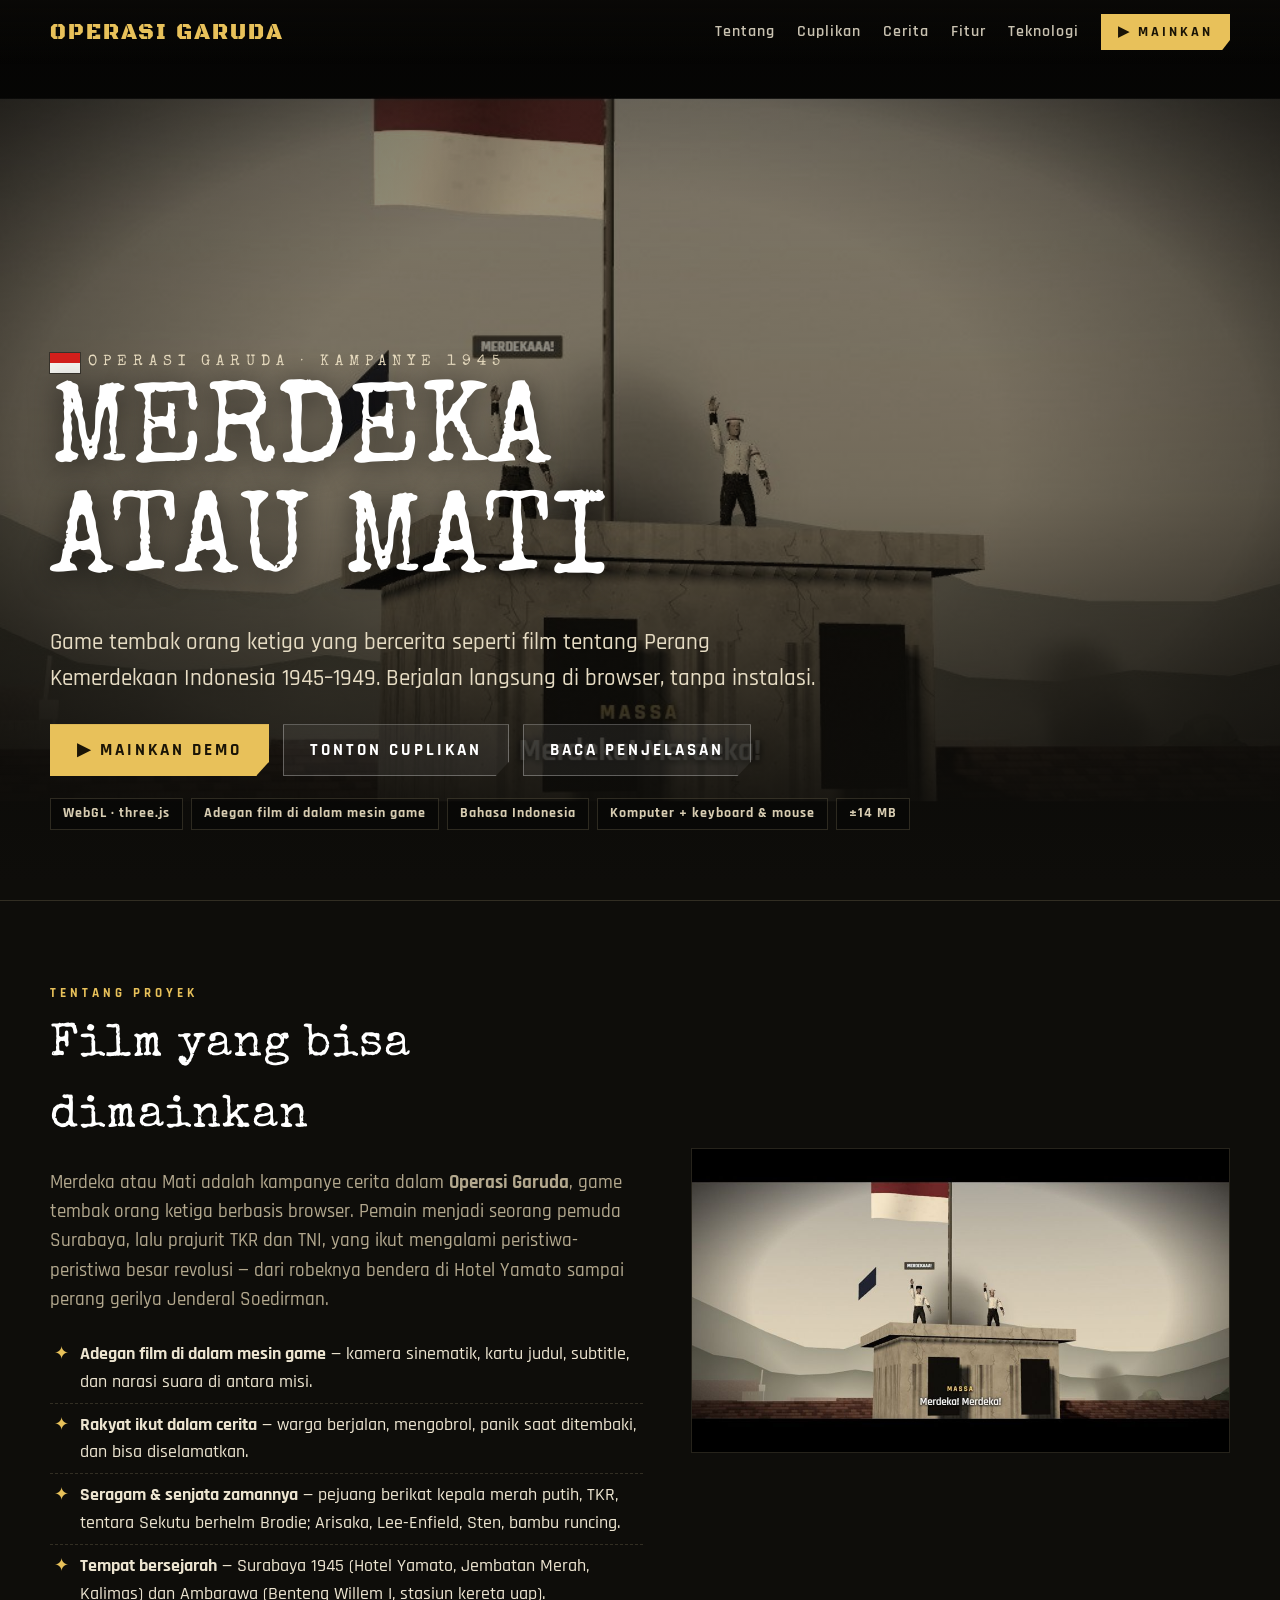
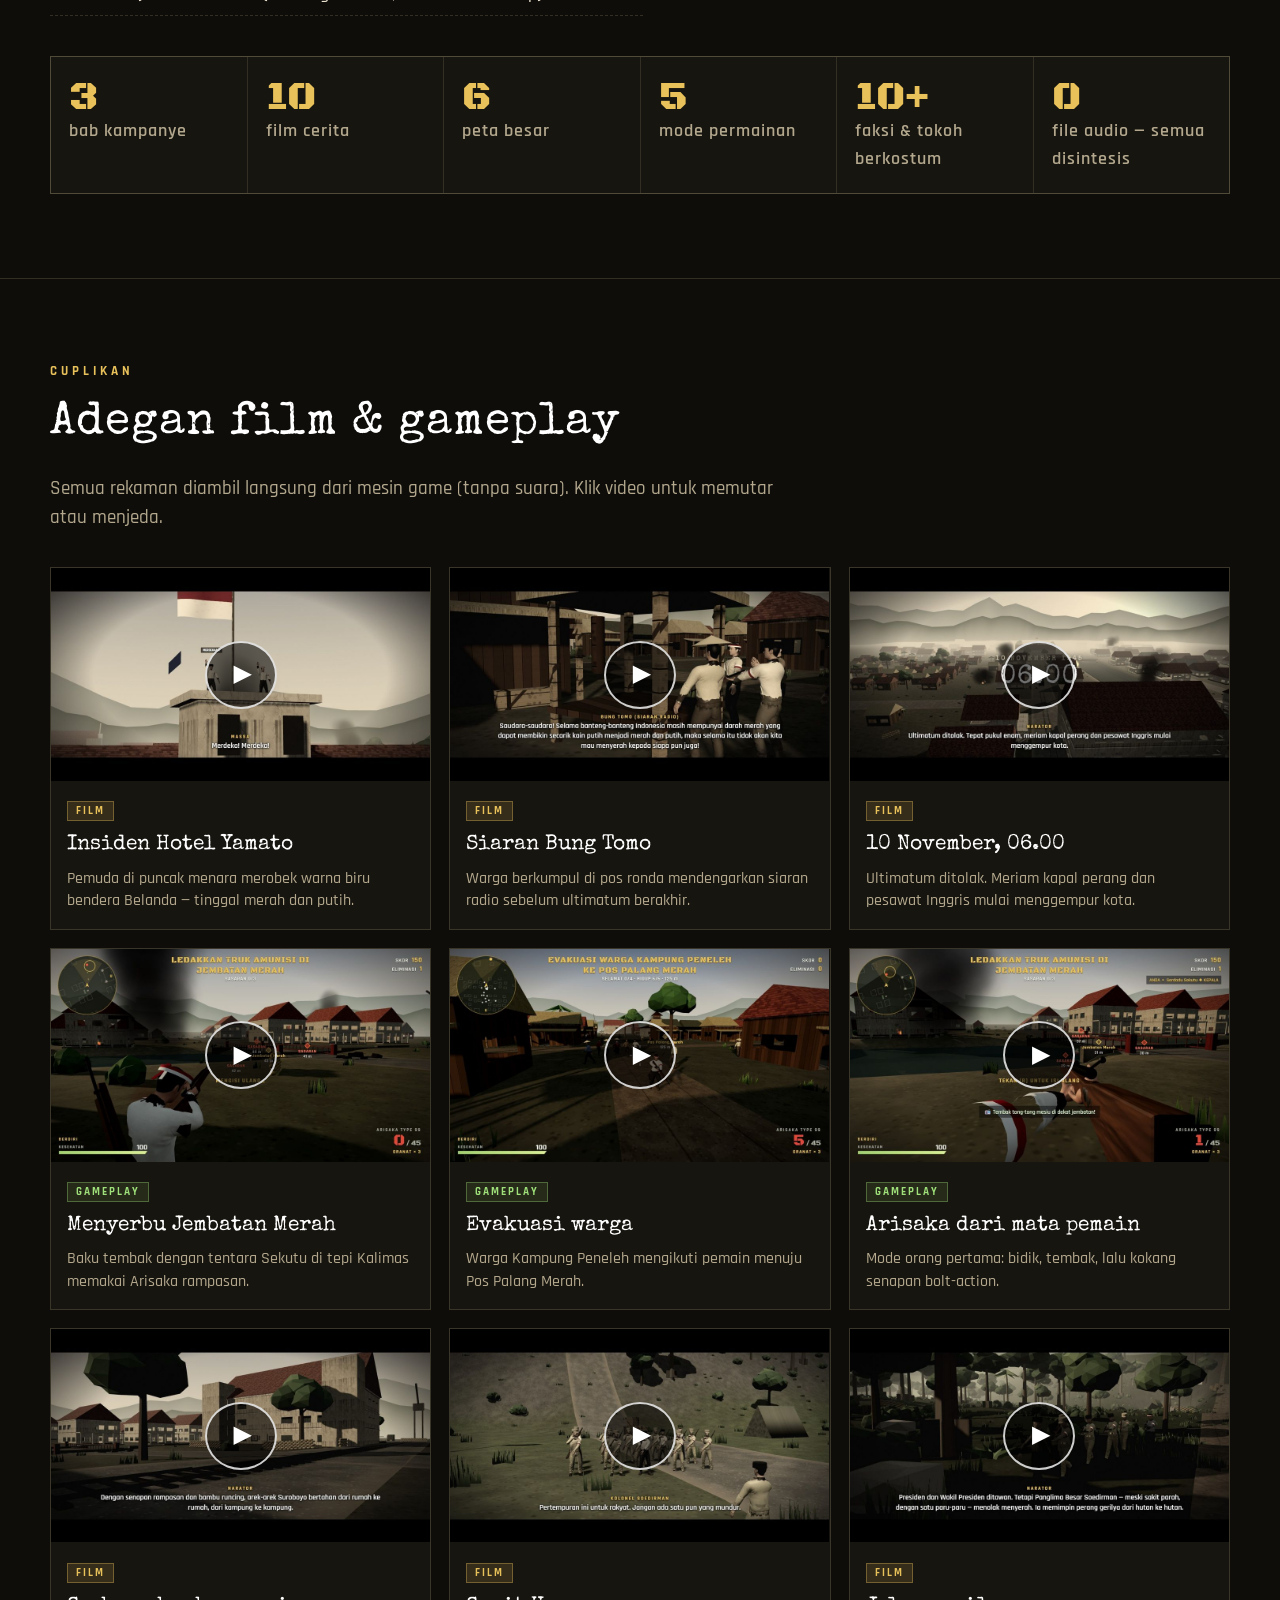
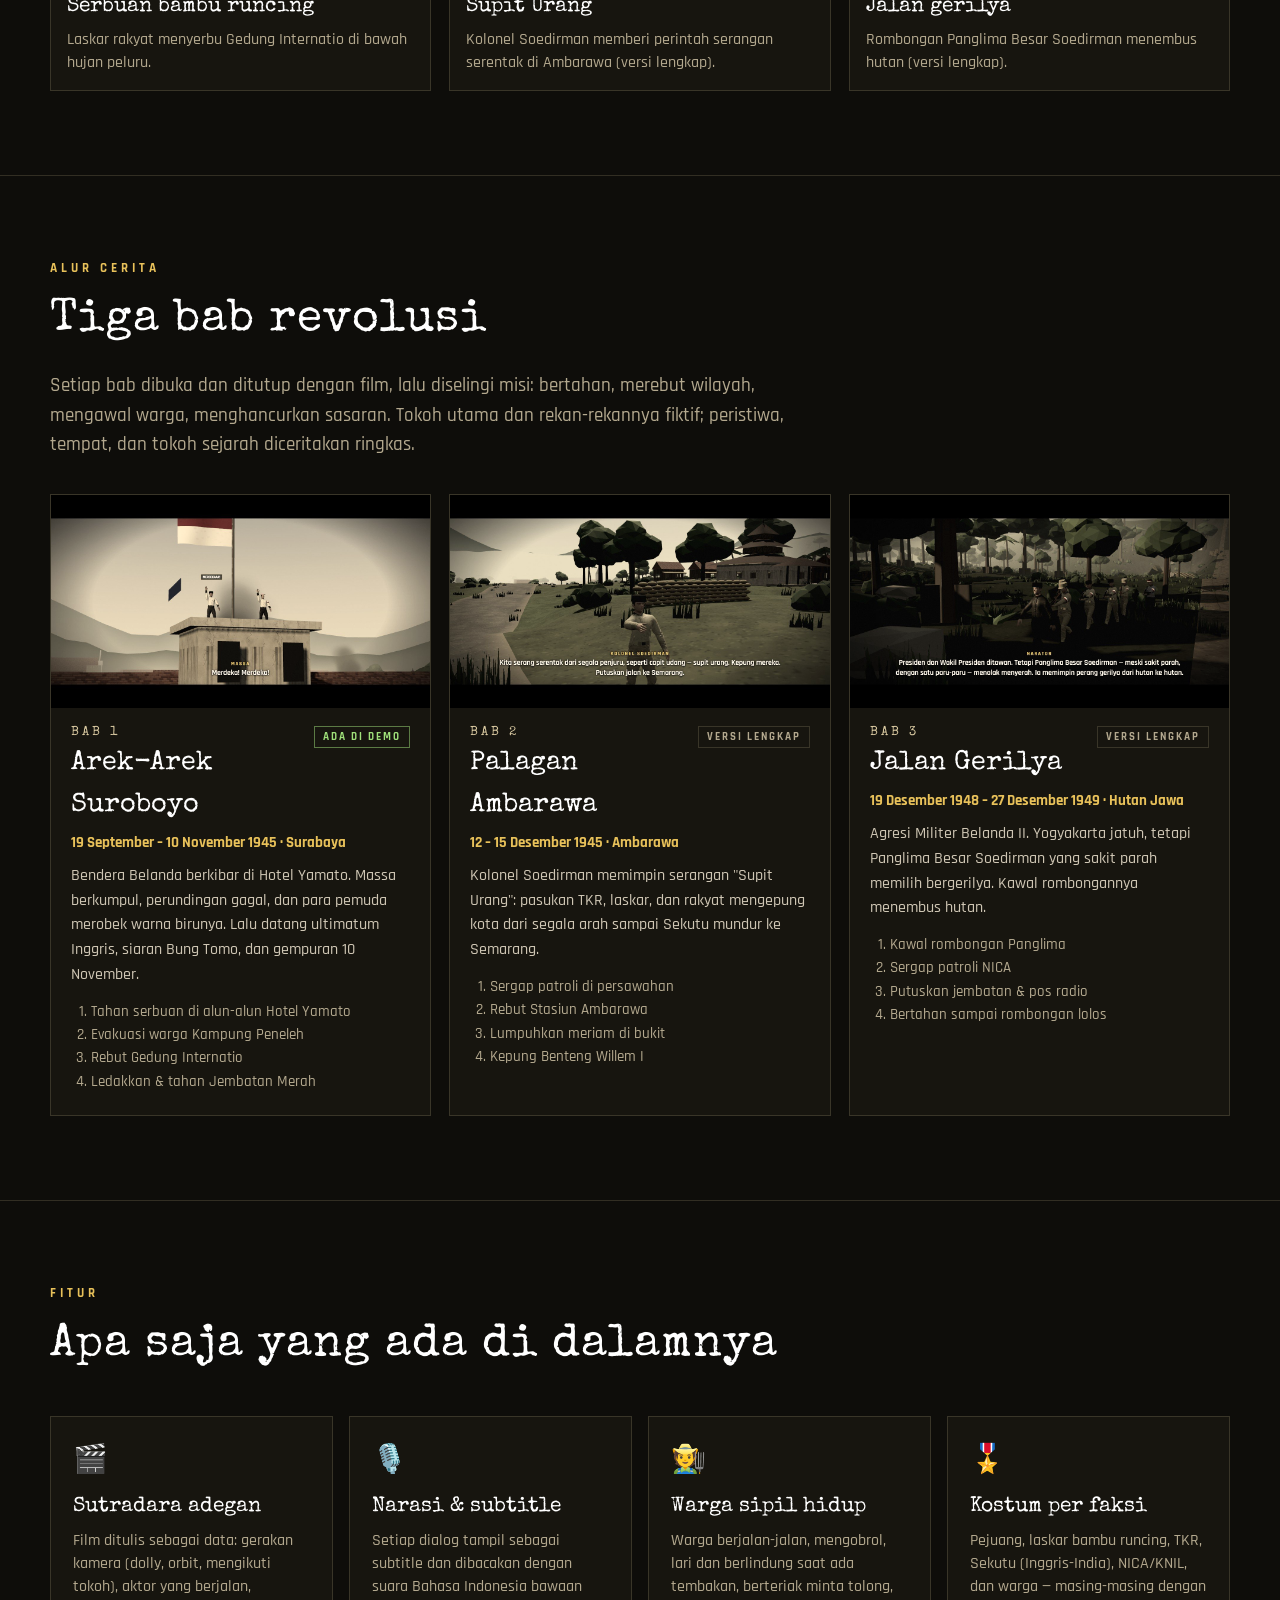
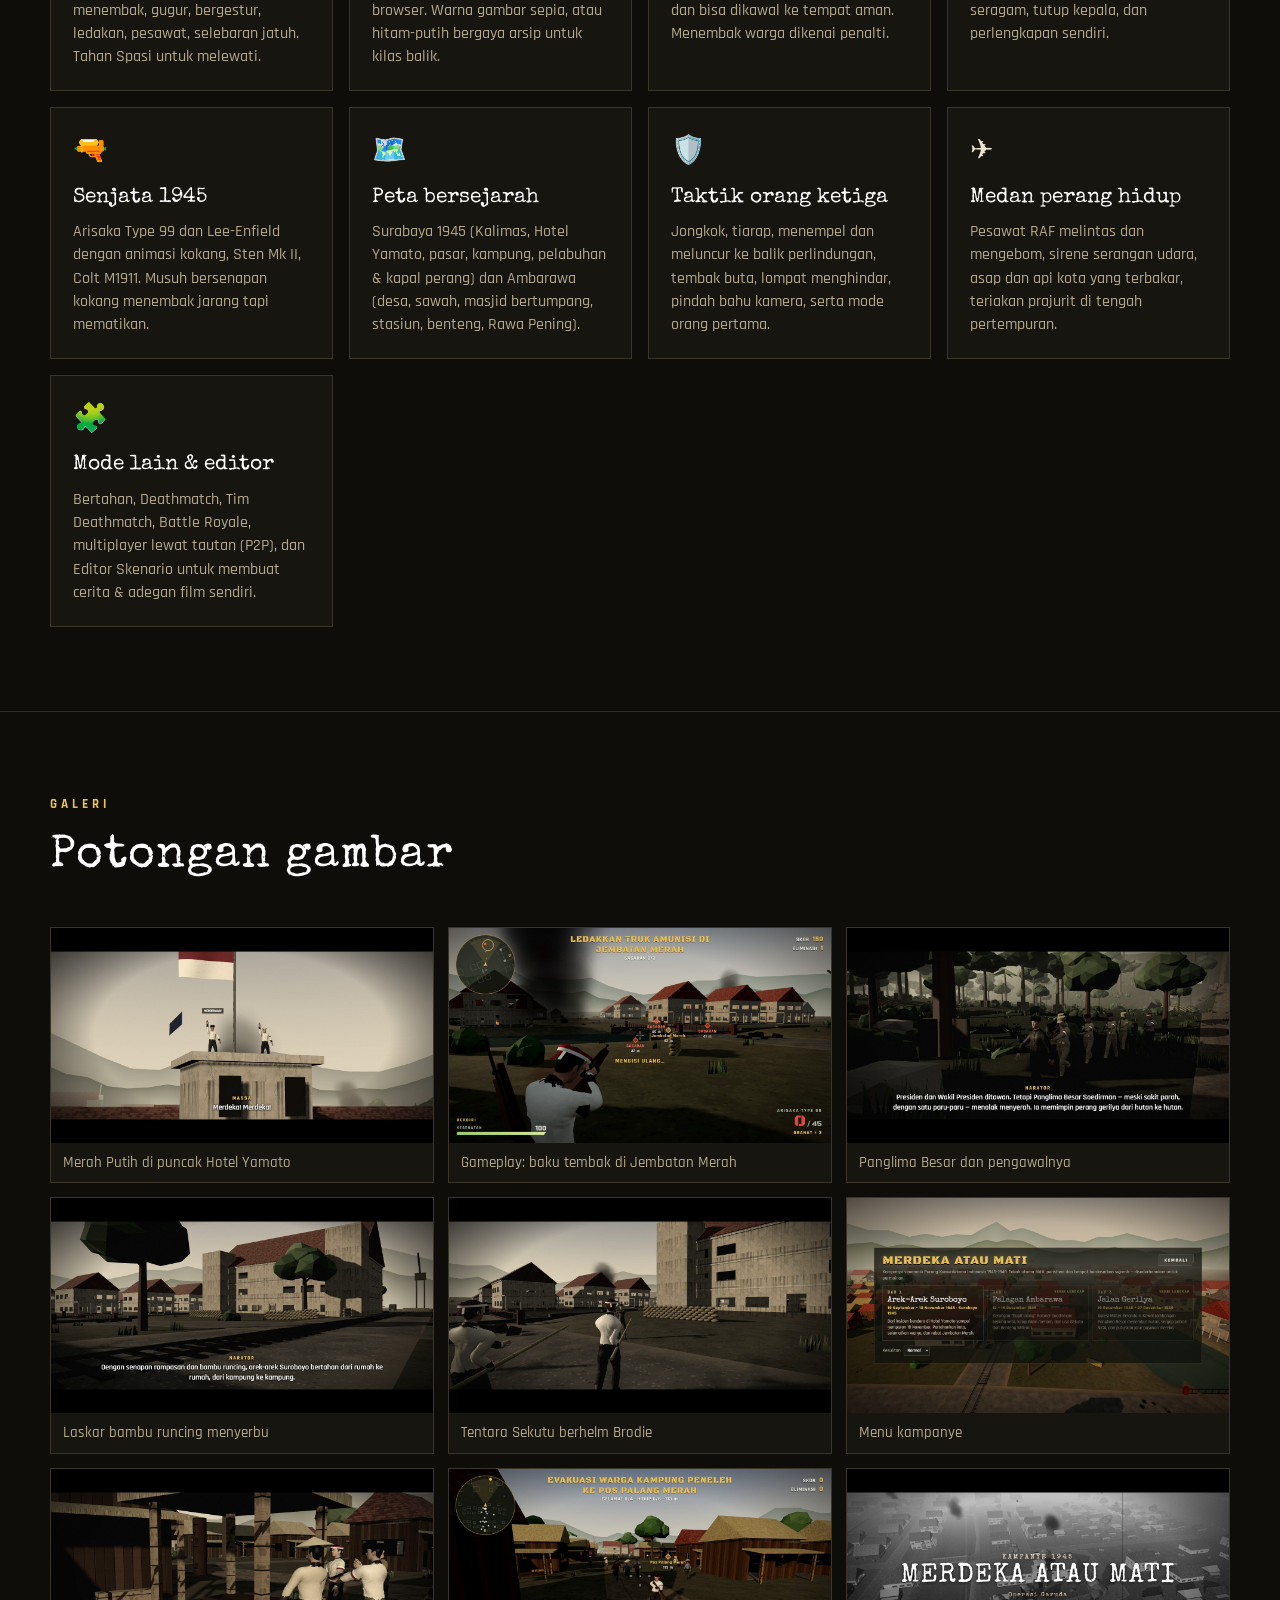
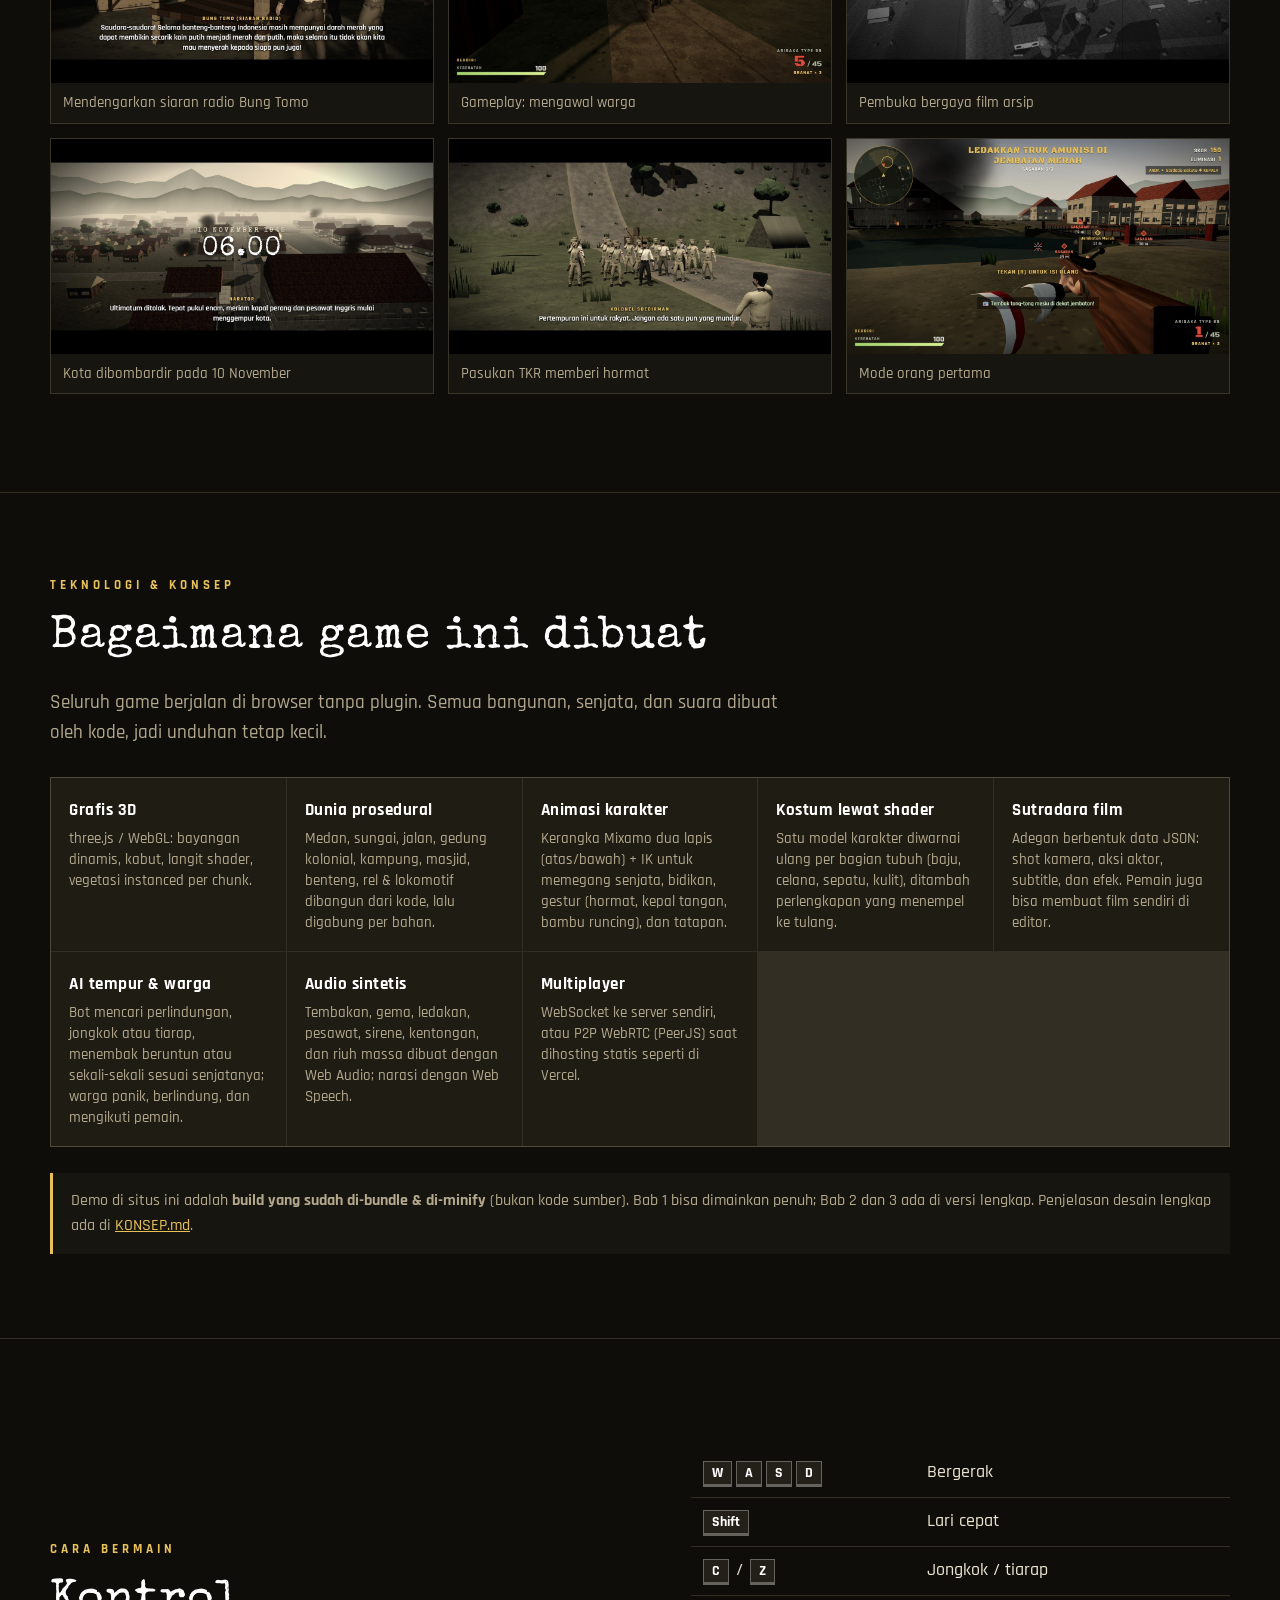
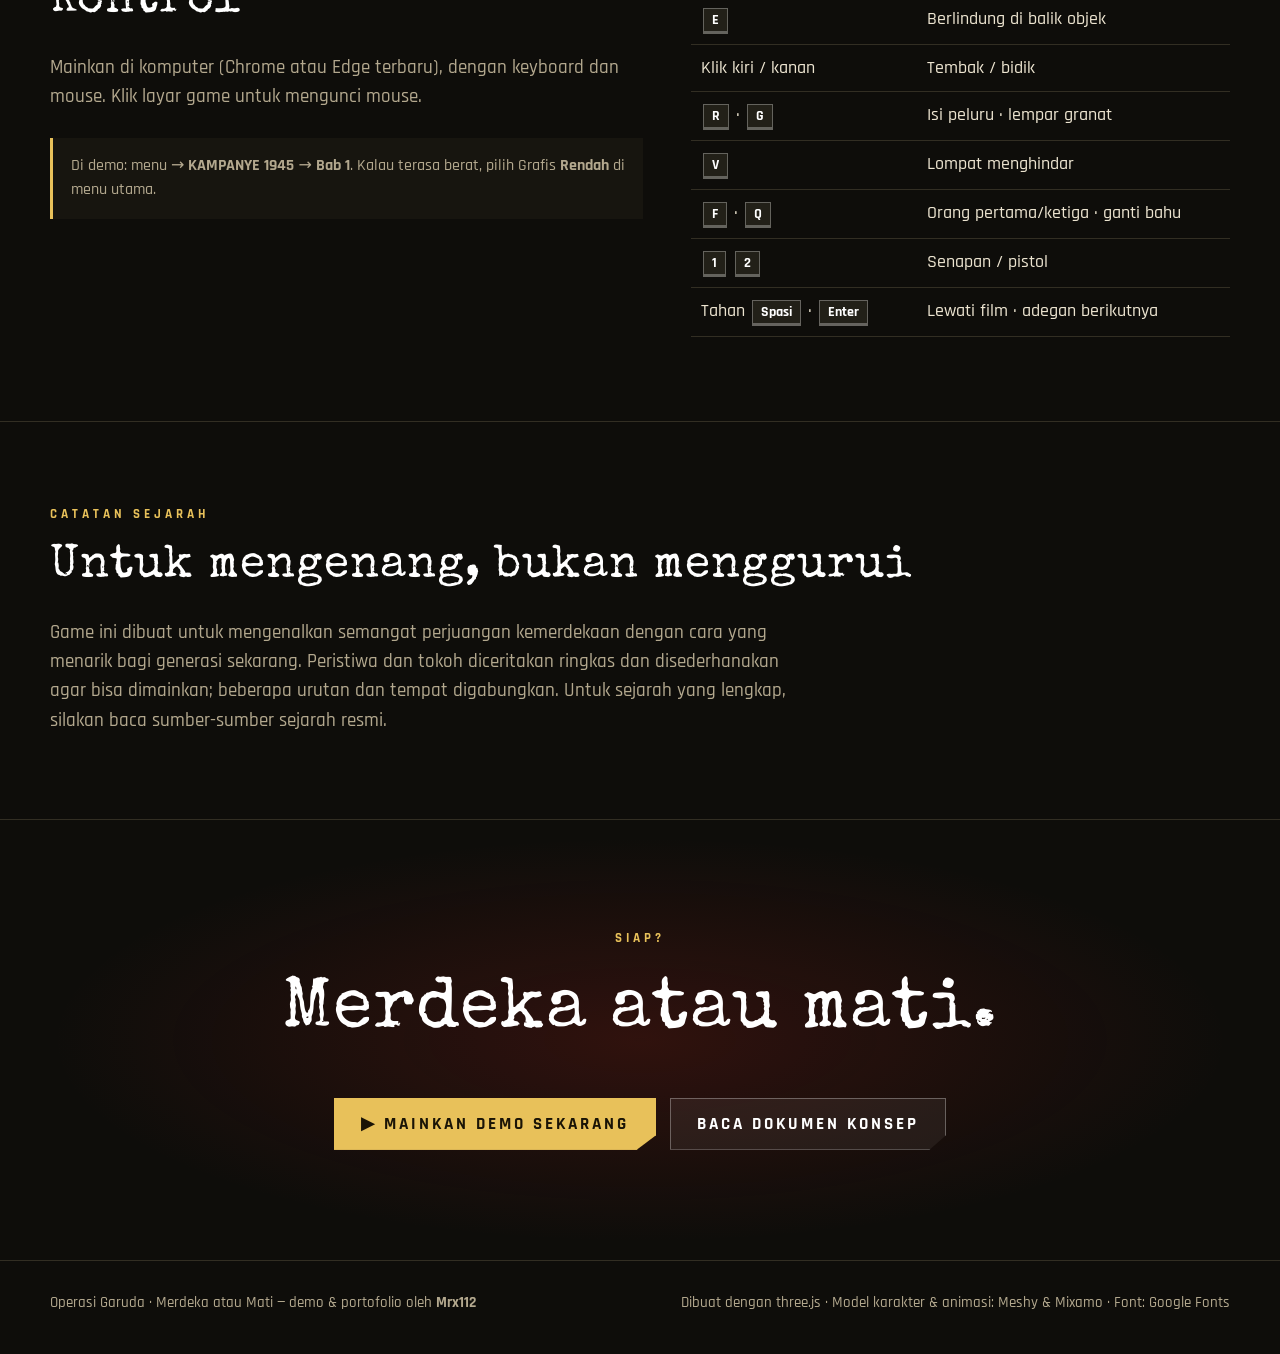
<file: index.html>
<!doctype html>
<html lang="id">
<head>
<meta charset="utf-8">
<meta name="viewport" content="width=device-width, initial-scale=1">
<title>Merdeka atau Mati — Operasi Garuda</title>
<meta name="description" content="Game tembak sinematik Perang Kemerdekaan Indonesia 1945–1949 yang berjalan langsung di browser. Portofolio & demo yang bisa dimainkan.">
<meta property="og:title" content="Merdeka atau Mati — Operasi Garuda">
<meta property="og:description" content="Game tembak sinematik Perang Kemerdekaan Indonesia 1945–1949, langsung di browser.">
<meta property="og:image" content="media/shots/yamato.jpg">
<link rel="icon" href="data:image/svg+xml,<svg xmlns='http://www.w3.org/2000/svg' viewBox='0 0 64 64'><rect width='64' height='32' fill='%23d4201c'/><rect y='32' width='64' height='32' fill='%23f4f4f0'/></svg>">
<link rel="preconnect" href="https://fonts.googleapis.com">
<link href="https://fonts.googleapis.com/css2?family=Black+Ops+One&family=Rajdhani:wght@500;600;700&family=Special+Elite&display=swap" rel="stylesheet">
<style>
  :root {
    --bg: #0e0d0a; --panel: #17150f; --panel2: #1f1c14; --line: rgba(232, 214, 170, .16);
    --text: #ece4d0; --muted: #b3a88e; --accent: #e8c15a; --red: #c8261e; --ok: #9fe07a;
  }
  * { box-sizing: border-box; }
  html { scroll-behavior: smooth; }
  body { margin: 0; background: var(--bg); color: var(--text); font: 500 18px/1.55 'Rajdhani', system-ui, sans-serif; overflow-x: hidden; }
  a { color: var(--accent); }
  img, video { max-width: 100%; display: block; }
  .wrap { width: min(1180px, calc(100% - 32px)); margin: 0 auto; }
  h1, h2, h3 { font-family: 'Special Elite', 'Courier New', monospace; font-weight: 400; margin: 0; }
  h2 { font-size: clamp(30px, 4.4vw, 46px); color: #fff; letter-spacing: 1px; }
  .kicker { font: 700 13px 'Rajdhani', sans-serif; letter-spacing: 4px; color: var(--accent); text-transform: uppercase; margin-bottom: 10px; }
  .lead { color: var(--muted); font-size: 19px; max-width: 760px; margin: 14px 0 0; }
  section { padding: 84px 0; border-top: 1px solid var(--line); }
  .btn { display: inline-flex; align-items: center; gap: 10px; padding: 14px 26px; font: 700 17px 'Rajdhani', sans-serif; letter-spacing: 3px; text-decoration: none; text-transform: uppercase;
    border: 1px solid rgba(255,255,255,.3); color: #fff; background: rgba(255,255,255,.06); clip-path: polygon(0 0, 100% 0, 100% 72%, 94% 100%, 0 100%); transition: background .2s, transform .2s; }
  .btn:hover { background: rgba(255,255,255,.14); transform: translateY(-1px); }
  .btn.primary { background: var(--accent); color: #1a1406; border-color: var(--accent); }
  .btn.primary:hover { background: #f3d173; }
  /* ---------- nav */
  nav { position: fixed; top: 0; left: 0; right: 0; z-index: 20; background: linear-gradient(rgba(10,9,7,.92), rgba(10,9,7,0)); }
  nav .wrap { display: flex; align-items: center; gap: 22px; height: 64px; }
  nav .logo { font: 22px 'Black Ops One', Impact, sans-serif; letter-spacing: 2px; color: var(--accent); text-decoration: none; margin-right: auto; }
  nav a.l { color: var(--text); text-decoration: none; font-weight: 600; letter-spacing: 1px; font-size: 16px; opacity: .85; }
  nav a.l:hover { opacity: 1; color: var(--accent); }
  nav .btn { padding: 8px 16px; font-size: 14px; }
  nav .btn { white-space: nowrap; }
  @media (max-width: 860px) { nav a.l { display: none; } nav .logo { font-size: 18px; } }
  /* ---------- hero */
  .hero { position: relative; min-height: 100vh; display: flex; align-items: flex-end; padding: 120px 0 70px; overflow: hidden; }
  .hero video, .hero .poster { position: absolute; inset: 0; width: 100%; height: 100%; object-fit: cover; filter: sepia(.25) contrast(1.05); }
  .hero::after { content: ''; position: absolute; inset: 0; background: linear-gradient(0deg, var(--bg) 2%, rgba(14,13,10,.55) 45%, rgba(14,13,10,.35)), radial-gradient(ellipse at center, transparent 40%, rgba(0,0,0,.6)); }
  .hero .wrap { position: relative; z-index: 2; }
  .hero .over { font: 15px 'Special Elite', monospace; letter-spacing: 6px; color: #e8dcc0; }
  .hero h1 { font-size: clamp(48px, 9vw, 116px); line-height: .95; color: #fff; margin: 10px 0 8px; text-shadow: 0 4px 30px rgba(0,0,0,.7); }
  .hero .sub { font-size: clamp(18px, 2.2vw, 23px); max-width: 780px; color: #e6dcc4; }
  .hero .cta { display: flex; flex-wrap: wrap; gap: 14px; margin: 28px 0 22px; }
  .chips { display: flex; flex-wrap: wrap; gap: 8px; }
  .chip { padding: 4px 12px; border: 1px solid var(--line); background: rgba(0,0,0,.35); font-size: 14px; font-weight: 700; letter-spacing: 1px; color: #d8cdb2; }
  .flag { display: inline-block; width: 30px; height: 20px; vertical-align: middle; margin-right: 8px; background: linear-gradient(#d4201c 50%, #f4f4f0 50%); box-shadow: 0 0 0 1px rgba(0,0,0,.4); }
  /* ---------- stats */
  .stats { display: grid; grid-template-columns: repeat(auto-fit, minmax(150px, 1fr)); gap: 1px; background: var(--line); border: 1px solid var(--line); margin-top: 40px; }
  .stat { background: var(--panel); padding: 20px 18px; }
  .stat b { display: block; font: 40px 'Black Ops One', sans-serif; color: var(--accent); line-height: 1; }
  .stat span { color: var(--muted); font-weight: 600; letter-spacing: 1px; }
  /* ---------- two col */
  .cols { display: grid; grid-template-columns: 1.1fr 1fr; gap: 48px; align-items: center; }
  @media (max-width: 900px) { .cols { grid-template-columns: 1fr; } }
  .frame { border: 1px solid var(--line); background: #000; position: relative; }
  .frame video, .frame img { width: 100%; aspect-ratio: 16 / 9; object-fit: cover; }
  ul.tick { list-style: none; padding: 0; margin: 18px 0 0; }
  ul.tick li { padding: 7px 0 7px 30px; position: relative; border-bottom: 1px dashed var(--line); }
  ul.tick li::before { content: '✦'; position: absolute; left: 4px; color: var(--accent); }
  /* ---------- clips */
  .clips { display: grid; grid-template-columns: repeat(auto-fill, minmax(320px, 1fr)); gap: 18px; margin-top: 34px; }
  .clip { background: var(--panel); border: 1px solid var(--line); }
  .clip .frame { border: 0; cursor: pointer; }
  .clip .frame::after { content: '▶'; position: absolute; left: 50%; top: 50%; transform: translate(-50%, -50%); width: 64px; height: 64px; border-radius: 50%; display: grid; place-items: center;
    background: rgba(0,0,0,.55); border: 2px solid rgba(255,255,255,.8); color: #fff; font-size: 24px; padding-left: 4px; transition: opacity .2s; pointer-events: none; }
  .clip .frame.playing::after { opacity: 0; }
  .clip .cap { padding: 14px 16px 16px; }
  .clip .cap h3 { font-size: 21px; color: #fff; }
  .clip .cap p { margin: 6px 0 0; color: var(--muted); font-size: 16px; line-height: 1.4; }
  .tag { display: inline-block; font: 700 11px 'Rajdhani', sans-serif; letter-spacing: 2px; padding: 2px 8px; margin-bottom: 8px; background: rgba(232,193,90,.14); color: var(--accent); border: 1px solid rgba(232,193,90,.35); }
  .tag.game { background: rgba(159,224,122,.1); color: var(--ok); border-color: rgba(159,224,122,.35); }
  /* ---------- chapters */
  .chapters { display: grid; grid-template-columns: repeat(auto-fit, minmax(300px, 1fr)); gap: 18px; margin-top: 34px; }
  .chapter { background: var(--panel); border: 1px solid var(--line); overflow: hidden; display: flex; flex-direction: column; }
  .chapter img { aspect-ratio: 16 / 9; object-fit: cover; filter: sepia(.2); }
  .chapter .in { padding: 18px 20px 22px; flex: 1; }
  .chapter .no { font: 13px 'Special Elite', monospace; letter-spacing: 3px; color: #d8c8a0; }
  .chapter h3 { font-size: 27px; color: #fff; margin: 4px 0; }
  .chapter .when { color: var(--accent); font-weight: 700; font-size: 15px; }
  .chapter p { color: #cfc6b4; font-size: 16px; margin: 10px 0 0; }
  .chapter ol { margin: 12px 0 0; padding-left: 20px; color: var(--muted); font-size: 15px; }
  .badge { float: right; font: 700 11px 'Rajdhani'; letter-spacing: 2px; padding: 3px 8px; border: 1px solid; }
  .badge.on { color: var(--ok); border-color: rgba(159,224,122,.5); }
  .badge.off { color: var(--muted); border-color: var(--line); }
  /* ---------- features */
  .grid { display: grid; grid-template-columns: repeat(auto-fit, minmax(260px, 1fr)); gap: 16px; margin-top: 34px; }
  .card { background: var(--panel); border: 1px solid var(--line); padding: 22px; }
  .card .ic { font-size: 28px; }
  .card h3 { font-size: 21px; color: #fff; margin: 8px 0 6px; }
  .card p { margin: 0; color: var(--muted); font-size: 16px; line-height: 1.45; }
  /* ---------- gallery */
  .gallery { columns: 3 320px; column-gap: 14px; margin-top: 34px; }
  .gallery figure { margin: 0 0 14px; break-inside: avoid; border: 1px solid var(--line); background: var(--panel); cursor: zoom-in; }
  .gallery figcaption { padding: 8px 12px; font-size: 15px; color: var(--muted); }
  .lightbox { position: fixed; inset: 0; background: rgba(0,0,0,.92); display: none; place-items: center; z-index: 50; padding: 16px; cursor: zoom-out; }
  .lightbox.on { display: grid; }
  .lightbox img { max-height: 90vh; border: 1px solid var(--line); }
  /* ---------- tech */
  .arch { display: grid; grid-template-columns: repeat(auto-fit, minmax(220px, 1fr)); gap: 1px; background: var(--line); border: 1px solid var(--line); margin-top: 30px; }
  .arch div { background: var(--panel2); padding: 18px; }
  .arch b { color: #fff; font-size: 17px; letter-spacing: .5px; }
  .arch small { display: block; color: var(--muted); font-size: 15px; margin-top: 4px; line-height: 1.4; }
  /* ---------- controls */
  table.keys { width: 100%; border-collapse: collapse; margin-top: 26px; }
  table.keys td { padding: 9px 10px; border-bottom: 1px solid var(--line); vertical-align: top; }
  table.keys td:first-child { width: 42%; }
  kbd { display: inline-block; padding: 2px 8px; margin: 1px 2px; border: 1px solid rgba(255,255,255,.3); border-bottom-width: 3px; background: #222018; font: 700 14px 'Rajdhani'; color: #fff; }
  .note { margin-top: 26px; padding: 16px 18px; border-left: 3px solid var(--accent); background: var(--panel); color: var(--muted); font-size: 16px; }
  /* ---------- final cta */
  .final { text-align: center; padding: 110px 0; background: radial-gradient(ellipse at center, rgba(200,38,30,.18), transparent 65%); }
  .final h2 { font-size: clamp(36px, 6vw, 72px); }
  .final .cta { display: flex; justify-content: center; flex-wrap: wrap; gap: 14px; margin-top: 30px; }
  footer { border-top: 1px solid var(--line); padding: 30px 0 40px; color: var(--muted); font-size: 15px; }
  footer .wrap { display: flex; flex-wrap: wrap; gap: 12px 30px; justify-content: space-between; }
  .reveal { opacity: 0; transform: translateY(18px); transition: opacity .8s, transform .8s; }
  .reveal.in { opacity: 1; transform: none; }
  @media (prefers-reduced-motion: reduce) { .reveal { opacity: 1; transform: none; transition: none; } html { scroll-behavior: auto; } }
</style>
</head>
<body>

<nav><div class="wrap">
  <a class="logo" href="#top">OPERASI GARUDA</a>
  <a class="l" href="#tentang">Tentang</a>
  <a class="l" href="#cuplikan">Cuplikan</a>
  <a class="l" href="#cerita">Cerita</a>
  <a class="l" href="#fitur">Fitur</a>
  <a class="l" href="#teknologi">Teknologi</a>
  <a class="btn primary" href="play/">▶ Mainkan</a>
</div></nav>

<!-- ============================================================ HERO -->
<header class="hero" id="top">
  <img class="poster" src="media/posters/trailer.jpg" alt="">
  <video autoplay muted loop playsinline preload="metadata" poster="media/posters/trailer.jpg" aria-label="Trailer permainan">
    <source src="media/clips/trailer.mp4" type="video/mp4">
  </video>
  <div class="wrap">
    <div class="over"><span class="flag"></span>OPERASI GARUDA · KAMPANYE 1945</div>
    <h1>MERDEKA<br>ATAU MATI</h1>
    <p class="sub">Game tembak orang ketiga yang bercerita seperti film tentang Perang Kemerdekaan Indonesia 1945–1949. Berjalan langsung di browser, tanpa instalasi.</p>
    <div class="cta">
      <a class="btn primary" href="play/">▶ Mainkan Demo</a>
      <a class="btn" href="#cuplikan">Tonton Cuplikan</a>
      <a class="btn" href="#tentang">Baca Penjelasan</a>
    </div>
    <div class="chips">
      <span class="chip">WebGL · three.js</span><span class="chip">Adegan film di dalam mesin game</span><span class="chip">Bahasa Indonesia</span>
      <span class="chip">Komputer + keyboard & mouse</span><span class="chip">±14 MB</span>
    </div>
  </div>
</header>

<!-- ============================================================ TENTANG -->
<section id="tentang"><div class="wrap">
  <div class="cols reveal">
    <div>
      <div class="kicker">Tentang proyek</div>
      <h2>Film yang bisa dimainkan</h2>
      <p class="lead">Merdeka atau Mati adalah kampanye cerita dalam <b>Operasi Garuda</b>, game tembak orang ketiga berbasis browser. Pemain menjadi seorang pemuda Surabaya, lalu prajurit TKR dan TNI, yang ikut mengalami peristiwa-peristiwa besar revolusi — dari robeknya bendera di Hotel Yamato sampai perang gerilya Jenderal Soedirman.</p>
      <ul class="tick">
        <li><b>Adegan film di dalam mesin game</b> — kamera sinematik, kartu judul, subtitle, dan narasi suara di antara misi.</li>
        <li><b>Rakyat ikut dalam cerita</b> — warga berjalan, mengobrol, panik saat ditembaki, dan bisa diselamatkan.</li>
        <li><b>Seragam & senjata zamannya</b> — pejuang berikat kepala merah putih, TKR, tentara Sekutu berhelm Brodie; Arisaka, Lee-Enfield, Sten, bambu runcing.</li>
        <li><b>Tempat bersejarah</b> — Surabaya 1945 (Hotel Yamato, Jembatan Merah, Kalimas) dan Ambarawa (Benteng Willem I, stasiun kereta uap).</li>
      </ul>
    </div>
    <div class="frame"><video src="media/clips/yamato.mp4" poster="media/posters/yamato.jpg" autoplay muted loop playsinline preload="none" aria-label="Adegan Hotel Yamato"></video></div>
  </div>
  <div class="stats reveal">
    <div class="stat"><b>3</b><span>bab kampanye</span></div>
    <div class="stat"><b>10</b><span>film cerita</span></div>
    <div class="stat"><b>6</b><span>peta besar</span></div>
    <div class="stat"><b>5</b><span>mode permainan</span></div>
    <div class="stat"><b>10+</b><span>faksi & tokoh berkostum</span></div>
    <div class="stat"><b>0</b><span>file audio — semua disintesis</span></div>
  </div>
</div></section>

<!-- ============================================================ CUPLIKAN -->
<section id="cuplikan"><div class="wrap">
  <div class="reveal">
    <div class="kicker">Cuplikan</div>
    <h2>Adegan film & gameplay</h2>
    <p class="lead">Semua rekaman diambil langsung dari mesin game (tanpa suara). Klik video untuk memutar atau menjeda.</p>
  </div>
  <div class="clips" id="clips"></div>
</div></section>

<!-- ============================================================ CERITA -->
<section id="cerita"><div class="wrap">
  <div class="reveal">
    <div class="kicker">Alur cerita</div>
    <h2>Tiga bab revolusi</h2>
    <p class="lead">Setiap bab dibuka dan ditutup dengan film, lalu diselingi misi: bertahan, merebut wilayah, mengawal warga, menghancurkan sasaran. Tokoh utama dan rekan-rekannya fiktif; peristiwa, tempat, dan tokoh sejarah diceritakan ringkas.</p>
  </div>
  <div class="chapters">
    <article class="chapter reveal">
      <img src="media/shots/bab1.jpg" alt="Bab 1: Surabaya" loading="lazy">
      <div class="in">
        <span class="badge on">ADA DI DEMO</span>
        <div class="no">BAB 1</div><h3>Arek-Arek Suroboyo</h3>
        <div class="when">19 September – 10 November 1945 · Surabaya</div>
        <p>Bendera Belanda berkibar di Hotel Yamato. Massa berkumpul, perundingan gagal, dan para pemuda merobek warna birunya. Lalu datang ultimatum Inggris, siaran Bung Tomo, dan gempuran 10 November.</p>
        <ol><li>Tahan serbuan di alun-alun Hotel Yamato</li><li>Evakuasi warga Kampung Peneleh</li><li>Rebut Gedung Internatio</li><li>Ledakkan & tahan Jembatan Merah</li></ol>
      </div>
    </article>
    <article class="chapter reveal">
      <img src="media/shots/bab2.jpg" alt="Bab 2: Ambarawa" loading="lazy">
      <div class="in">
        <span class="badge off">VERSI LENGKAP</span>
        <div class="no">BAB 2</div><h3>Palagan Ambarawa</h3>
        <div class="when">12 – 15 Desember 1945 · Ambarawa</div>
        <p>Kolonel Soedirman memimpin serangan "Supit Urang": pasukan TKR, laskar, dan rakyat mengepung kota dari segala arah sampai Sekutu mundur ke Semarang.</p>
        <ol><li>Sergap patroli di persawahan</li><li>Rebut Stasiun Ambarawa</li><li>Lumpuhkan meriam di bukit</li><li>Kepung Benteng Willem I</li></ol>
      </div>
    </article>
    <article class="chapter reveal">
      <img src="media/shots/bab3.jpg" alt="Bab 3: Gerilya" loading="lazy">
      <div class="in">
        <span class="badge off">VERSI LENGKAP</span>
        <div class="no">BAB 3</div><h3>Jalan Gerilya</h3>
        <div class="when">19 Desember 1948 – 27 Desember 1949 · Hutan Jawa</div>
        <p>Agresi Militer Belanda II. Yogyakarta jatuh, tetapi Panglima Besar Soedirman yang sakit parah memilih bergerilya. Kawal rombongannya menembus hutan.</p>
        <ol><li>Kawal rombongan Panglima</li><li>Sergap patroli NICA</li><li>Putuskan jembatan & pos radio</li><li>Bertahan sampai rombongan lolos</li></ol>
      </div>
    </article>
  </div>
</div></section>

<!-- ============================================================ FITUR -->
<section id="fitur"><div class="wrap">
  <div class="reveal">
    <div class="kicker">Fitur</div>
    <h2>Apa saja yang ada di dalamnya</h2>
  </div>
  <div class="grid">
    <div class="card reveal"><div class="ic">🎬</div><h3>Sutradara adegan</h3><p>Film ditulis sebagai data: gerakan kamera (dolly, orbit, mengikuti tokoh), aktor yang berjalan, menembak, gugur, bergestur, ledakan, pesawat, selebaran jatuh. Tahan Spasi untuk melewati.</p></div>
    <div class="card reveal"><div class="ic">🎙️</div><h3>Narasi & subtitle</h3><p>Setiap dialog tampil sebagai subtitle dan dibacakan dengan suara Bahasa Indonesia bawaan browser. Warna gambar sepia, atau hitam-putih bergaya arsip untuk kilas balik.</p></div>
    <div class="card reveal"><div class="ic">🧑‍🌾</div><h3>Warga sipil hidup</h3><p>Warga berjalan-jalan, mengobrol, lari dan berlindung saat ada tembakan, berteriak minta tolong, dan bisa dikawal ke tempat aman. Menembak warga dikenai penalti.</p></div>
    <div class="card reveal"><div class="ic">🎖️</div><h3>Kostum per faksi</h3><p>Pejuang, laskar bambu runcing, TKR, Sekutu (Inggris-India), NICA/KNIL, dan warga — masing-masing dengan seragam, tutup kepala, dan perlengkapan sendiri.</p></div>
    <div class="card reveal"><div class="ic">🔫</div><h3>Senjata 1945</h3><p>Arisaka Type 99 dan Lee-Enfield dengan animasi kokang, Sten Mk II, Colt M1911. Musuh bersenapan kokang menembak jarang tapi mematikan.</p></div>
    <div class="card reveal"><div class="ic">🗺️</div><h3>Peta bersejarah</h3><p>Surabaya 1945 (Kalimas, Hotel Yamato, pasar, kampung, pelabuhan & kapal perang) dan Ambarawa (desa, sawah, masjid bertumpang, stasiun, benteng, Rawa Pening).</p></div>
    <div class="card reveal"><div class="ic">🛡️</div><h3>Taktik orang ketiga</h3><p>Jongkok, tiarap, menempel dan meluncur ke balik perlindungan, tembak buta, lompat menghindar, pindah bahu kamera, serta mode orang pertama.</p></div>
    <div class="card reveal"><div class="ic">✈️</div><h3>Medan perang hidup</h3><p>Pesawat RAF melintas dan mengebom, sirene serangan udara, asap dan api kota yang terbakar, teriakan prajurit di tengah pertempuran.</p></div>
    <div class="card reveal"><div class="ic">🧩</div><h3>Mode lain & editor</h3><p>Bertahan, Deathmatch, Tim Deathmatch, Battle Royale, multiplayer lewat tautan (P2P), dan Editor Skenario untuk membuat cerita & adegan film sendiri.</p></div>
  </div>
</div></section>

<!-- ============================================================ GALERI -->
<section id="galeri"><div class="wrap">
  <div class="reveal">
    <div class="kicker">Galeri</div>
    <h2>Potongan gambar</h2>
  </div>
  <div class="gallery" id="gallery"></div>
</div></section>

<!-- ============================================================ TEKNOLOGI -->
<section id="teknologi"><div class="wrap">
  <div class="reveal">
    <div class="kicker">Teknologi & konsep</div>
    <h2>Bagaimana game ini dibuat</h2>
    <p class="lead">Seluruh game berjalan di browser tanpa plugin. Semua bangunan, senjata, dan suara dibuat oleh kode, jadi unduhan tetap kecil.</p>
  </div>
  <div class="arch reveal">
    <div><b>Grafis 3D</b><small>three.js / WebGL: bayangan dinamis, kabut, langit shader, vegetasi instanced per chunk.</small></div>
    <div><b>Dunia prosedural</b><small>Medan, sungai, jalan, gedung kolonial, kampung, masjid, benteng, rel & lokomotif dibangun dari kode, lalu digabung per bahan.</small></div>
    <div><b>Animasi karakter</b><small>Kerangka Mixamo dua lapis (atas/bawah) + IK untuk memegang senjata, bidikan, gestur (hormat, kepal tangan, bambu runcing), dan tatapan.</small></div>
    <div><b>Kostum lewat shader</b><small>Satu model karakter diwarnai ulang per bagian tubuh (baju, celana, sepatu, kulit), ditambah perlengkapan yang menempel ke tulang.</small></div>
    <div><b>Sutradara film</b><small>Adegan berbentuk data JSON: shot kamera, aksi aktor, subtitle, dan efek. Pemain juga bisa membuat film sendiri di editor.</small></div>
    <div><b>AI tempur & warga</b><small>Bot mencari perlindungan, jongkok atau tiarap, menembak beruntun atau sekali-sekali sesuai senjatanya; warga panik, berlindung, dan mengikuti pemain.</small></div>
    <div><b>Audio sintetis</b><small>Tembakan, gema, ledakan, pesawat, sirene, kentongan, dan riuh massa dibuat dengan Web Audio; narasi dengan Web Speech.</small></div>
    <div><b>Multiplayer</b><small>WebSocket ke server sendiri, atau P2P WebRTC (PeerJS) saat dihosting statis seperti di Vercel.</small></div>
  </div>
  <div class="note reveal">Demo di situs ini adalah <b>build yang sudah di-bundle & di-minify</b> (bukan kode sumber). Bab 1 bisa dimainkan penuh; Bab 2 dan 3 ada di versi lengkap. Penjelasan desain lengkap ada di <a href="https://github.com/Mrx112/Game_FPS/blob/main/KONSEP.md" target="_blank" rel="noopener">KONSEP.md</a>.</div>
</div></section>

<!-- ============================================================ KONTROL -->
<section id="kontrol"><div class="wrap">
  <div class="cols">
    <div class="reveal">
      <div class="kicker">Cara bermain</div>
      <h2>Kontrol</h2>
      <p class="lead">Mainkan di komputer (Chrome atau Edge terbaru), dengan keyboard dan mouse. Klik layar game untuk mengunci mouse.</p>
      <div class="note">Di demo: menu → <b>KAMPANYE 1945</b> → <b>Bab 1</b>. Kalau terasa berat, pilih Grafis <b>Rendah</b> di menu utama.</div>
    </div>
    <table class="keys reveal">
      <tr><td><kbd>W</kbd><kbd>A</kbd><kbd>S</kbd><kbd>D</kbd></td><td>Bergerak</td></tr>
      <tr><td><kbd>Shift</kbd></td><td>Lari cepat</td></tr>
      <tr><td><kbd>C</kbd> / <kbd>Z</kbd></td><td>Jongkok / tiarap</td></tr>
      <tr><td><kbd>E</kbd></td><td>Berlindung di balik objek</td></tr>
      <tr><td>Klik kiri / kanan</td><td>Tembak / bidik</td></tr>
      <tr><td><kbd>R</kbd> · <kbd>G</kbd></td><td>Isi peluru · lempar granat</td></tr>
      <tr><td><kbd>V</kbd></td><td>Lompat menghindar</td></tr>
      <tr><td><kbd>F</kbd> · <kbd>Q</kbd></td><td>Orang pertama/ketiga · ganti bahu</td></tr>
      <tr><td><kbd>1</kbd> <kbd>2</kbd></td><td>Senapan / pistol</td></tr>
      <tr><td>Tahan <kbd>Spasi</kbd> · <kbd>Enter</kbd></td><td>Lewati film · adegan berikutnya</td></tr>
    </table>
  </div>
</div></section>

<!-- ============================================================ CATATAN -->
<section id="catatan"><div class="wrap reveal">
  <div class="kicker">Catatan sejarah</div>
  <h2>Untuk mengenang, bukan menggurui</h2>
  <p class="lead">Game ini dibuat untuk mengenalkan semangat perjuangan kemerdekaan dengan cara yang menarik bagi generasi sekarang. Peristiwa dan tokoh diceritakan ringkas dan disederhanakan agar bisa dimainkan; beberapa urutan dan tempat digabungkan. Untuk sejarah yang lengkap, silakan baca sumber-sumber sejarah resmi.</p>
</div></section>

<section class="final"><div class="wrap reveal">
  <div class="kicker">Siap?</div>
  <h2>Merdeka atau mati.</h2>
  <div class="cta">
    <a class="btn primary" href="play/">▶ Mainkan Demo Sekarang</a>
    <a class="btn" href="https://github.com/Mrx112/Game_FPS/blob/main/KONSEP.md" target="_blank" rel="noopener">Baca Dokumen Konsep</a>
  </div>
</div></section>

<footer><div class="wrap">
  <div>Operasi Garuda · Merdeka atau Mati — demo & portofolio oleh <b>Mrx112</b></div>
  <div>Dibuat dengan three.js · Model karakter & animasi: Meshy & Mixamo · Font: Google Fonts</div>
</div></footer>

<div class="lightbox" id="lightbox"><img alt=""></div>

<script>
// cuplikan video & galeri dibangkitkan dari daftar agar mudah ditambah
const CLIPS = [
  ['yamato', 'film', 'Insiden Hotel Yamato', 'Pemuda di puncak menara merobek warna biru bendera Belanda — tinggal merah dan putih.'],
  ['bungtomo', 'film', 'Siaran Bung Tomo', 'Warga berkumpul di pos ronda mendengarkan siaran radio sebelum ultimatum berakhir.'],
  ['gempur', 'film', '10 November, 06.00', 'Ultimatum ditolak. Meriam kapal perang dan pesawat Inggris mulai menggempur kota.'],
  ['tempur', 'game', 'Menyerbu Jembatan Merah', 'Baku tembak dengan tentara Sekutu di tepi Kalimas memakai Arisaka rampasan.'],
  ['evakuasi', 'game', 'Evakuasi warga', 'Warga Kampung Peneleh mengikuti pemain menuju Pos Palang Merah.'],
  ['fps', 'game', 'Arisaka dari mata pemain', 'Mode orang pertama: bidik, tembak, lalu kokang senapan bolt-action.'],
  ['bambu', 'film', 'Serbuan bambu runcing', 'Laskar rakyat menyerbu Gedung Internatio di bawah hujan peluru.'],
  ['soedirman', 'film', 'Supit Urang', 'Kolonel Soedirman memberi perintah serangan serentak di Ambarawa (versi lengkap).'],
  ['gerilya', 'film', 'Jalan gerilya', 'Rombongan Panglima Besar Soedirman menembus hutan (versi lengkap).'],
];
const SHOTS = [
  ['yamato', 'Merah Putih di puncak Hotel Yamato'], ['massa', 'Laskar bambu runcing menyerbu'], ['bungtomo', 'Mendengarkan siaran radio Bung Tomo'],
  ['gempur', 'Kota dibombardir pada 10 November'], ['tempur', 'Gameplay: baku tembak di Jembatan Merah'], ['sekutu', 'Tentara Sekutu berhelm Brodie'],
  ['evakuasi', 'Gameplay: mengawal warga'], ['soedirman', 'Pasukan TKR memberi hormat'], ['gerilya', 'Panglima Besar dan pengawalnya'],
  ['menu', 'Menu kampanye'], ['judul', 'Pembuka bergaya film arsip'], ['fps', 'Mode orang pertama'],
];
const $ = s => document.querySelector(s);
$('#clips').innerHTML = CLIPS.map(([id, kind, t, d]) => `<div class="clip reveal">
  <div class="frame"><video src="media/clips/${id}.mp4" poster="media/posters/${id}.jpg" muted loop playsinline preload="none"></video></div>
  <div class="cap"><span class="tag ${kind === 'game' ? 'game' : ''}">${kind === 'game' ? 'GAMEPLAY' : 'FILM'}</span><h3>${t}</h3><p>${d}</p></div></div>`).join('');
$('#gallery').innerHTML = SHOTS.map(([id, c]) => `<figure class="reveal"><img src="media/shots/${id}.jpg" alt="${c}" loading="lazy"><figcaption>${c}</figcaption></figure>`).join('');
for (const f of document.querySelectorAll('.clip .frame')) f.addEventListener('click', () => {
  const v = f.querySelector('video');
  if (v.paused) { v.play(); f.classList.add('playing'); } else { v.pause(); f.classList.remove('playing'); }
});
// putar otomatis saat terlihat, jeda saat keluar layar
const vio = new IntersectionObserver(es => es.forEach(e => {
  const v = e.target, f = v.closest('.frame');
  if (e.isIntersecting && (v.autoplay || f?.classList.contains('playing'))) v.play().catch(() => {});
  else if (!e.isIntersecting) v.pause();
}), { threshold: 0.35 });
document.querySelectorAll('video').forEach(v => vio.observe(v));
const rio = new IntersectionObserver(es => es.forEach(e => { if (e.isIntersecting) { e.target.classList.add('in'); rio.unobserve(e.target); } }), { threshold: 0.12 });
document.querySelectorAll('.reveal').forEach(el => rio.observe(el));
const lb = $('#lightbox');
$('#gallery').addEventListener('click', e => { const im = e.target.closest('figure')?.querySelector('img'); if (!im) return; lb.querySelector('img').src = im.src; lb.classList.add('on'); });
lb.addEventListener('click', () => lb.classList.remove('on'));
</script>
</body>
</html>
</file>
